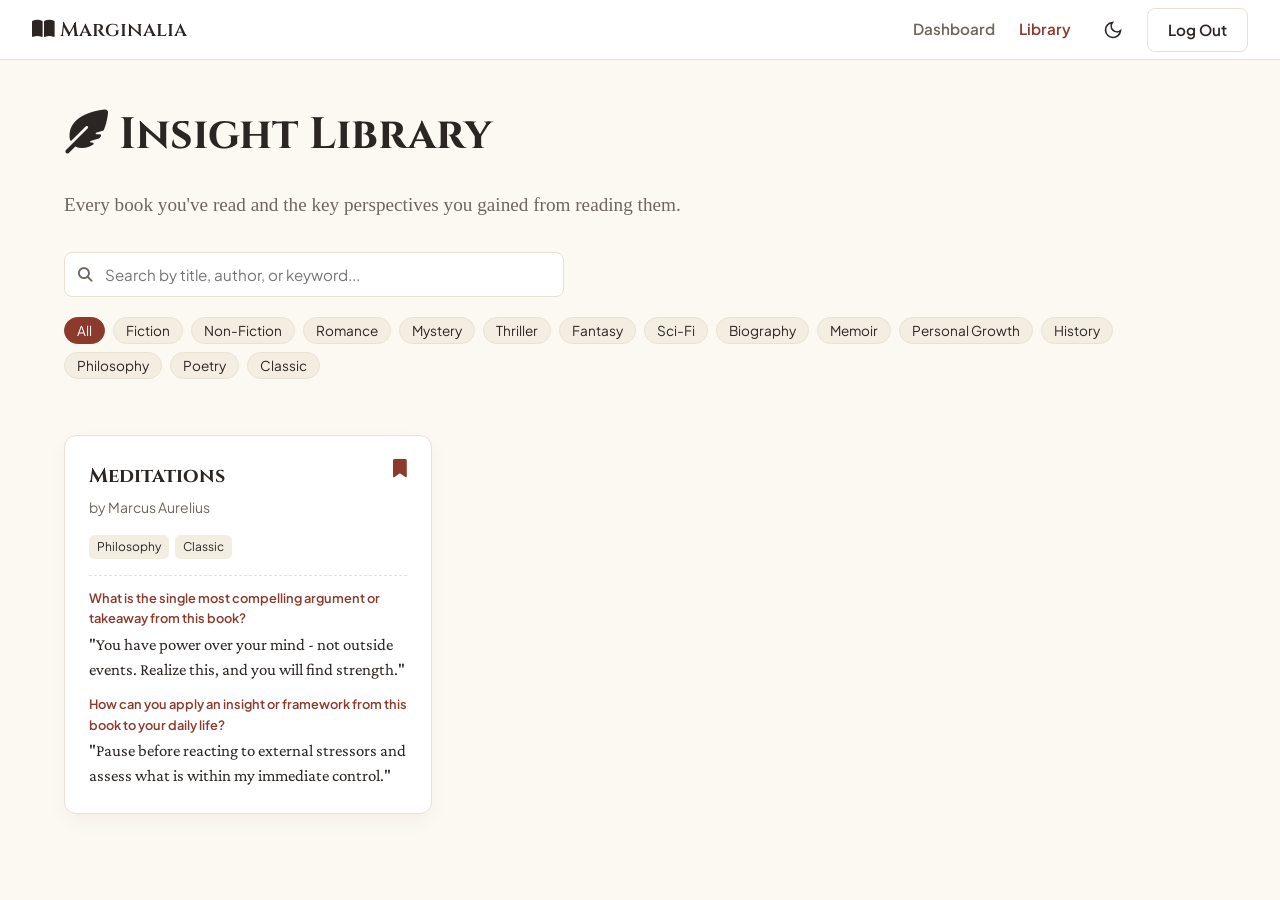
<file: library/index.html>
<!doctype html>
<html lang="en">

<head>
    <meta charset="utf-8" />
    <meta name="viewport" content="width=device-width, initial-scale=1.0" />
    <title>Insight Library | Marginalia</title>
    <meta name="description" content="Your complete collection of book reflections and insights.">

    <!-- Tab Favicon -->
    <link rel="icon" type="image/svg+xml" href="data:image/svg+xml,<svg xmlns='http://www.w3.org/2000/svg' viewBox='0 0 24 24'><path fill='%238c3a2b' d='M21 5c-1.11-.35-2.33-.5-3.5-.5-1.95 0-4.05.4-5.5 1.5-1.45-1.1-3.55-1.5-5.5-1.5S2.45 4.9 1 6v14.65c0 .25.25.5.5.5.1 0 .15-.05.25-.05C3.1 20.45 5.05 20 6.5 20c1.95 0 4.05.4 5.5 1.5 1.35-.85 3.1-1.3 4.85-1.4 1.25-.07 2.45.1 3.55.55.1.05.2.05.3.05.25 0 .5-.25.5-.5V6c-.6-.4-1.25-.75-2-1zm0 13.5c-1.1-.35-2.3-.5-3.5-.5-1.7 0-4.15.65-5.5 1.5V8c1.35-.85 3.8-1.5 5.5-1.5 1.2 0 2.4.15 3.5.5v11.5z'/></svg>">

    <!-- Icons & Theme -->
    <link rel="stylesheet" href="https://cdnjs.cloudflare.com/ajax/libs/font-awesome/6.4.0/css/all.min.css">
    <script>
        (function() {
            const savedTheme = localStorage.getItem('theme');
            if (savedTheme === 'dark') {
                document.documentElement.setAttribute('data-theme', 'dark');
            }
        })();
    </script>
    <script defer src="../js/theme.js"></script>

    <!-- Stylesheets -->
    <link rel="stylesheet" href="../styles.css">
    <link rel="stylesheet" href="../dashboard/styles.css">
    <link rel="stylesheet" href="./styles.css">
</head>

<body class="library-body">

    <!-- Top Header -->
    <header class="dashboard-header">
        <div class="brand">
            <i class="fas fa-book-open"></i> Marginalia
        </div>
        <nav class="nav-links">
            <a href="../dashboard/index.html">Dashboard</a>
            <a href="../library/index.html" class="active">Library</a>
            <label style="cursor:pointer; display:flex; align-items:center; margin-left:0.5rem;" title="Toggle Dark Mode">
                <input type="checkbox" id="dmToggle" class="dm-toggle" style="display:none">
                <svg viewBox="0 0 24 24" width="20" height="20" fill="none" class="dm-icon" stroke="currentColor" stroke-width="2"><path d="M21 12.79A9 9 0 1 1 11.21 3 7 7 0 0 0 21 12.79z"></path></svg>
            </label>
            <button id="logoutBtn" class="btn-outline">Log Out</button>
        </nav>
    </header>

    <main class="library-container">
        <section class="library-hero">
            <h1><i class="fas fa-feather-pointed"></i> Insight Library</h1>
            <p class="lead">Every book you've read and the key perspectives you gained from reading them.</p>

            <div class="library-controls">
                <div class="search-wrapper">
                    <i class="fas fa-search search-icon"></i>
                    <input type="text" id="librarySearch" placeholder="Search by title, author, or keyword..." />
                </div>

                <div class="tag-filter-bar" id="libraryTagFilters">
                    <button class="tag-chip active" data-tag="all">All</button>
                    <button class="tag-chip" data-tag="Fiction">Fiction</button>
                    <button class="tag-chip" data-tag="Non-Fiction">Non-Fiction</button>
                    <button class="tag-chip" data-tag="Romance">Romance</button>
                    <button class="tag-chip" data-tag="Mystery">Mystery</button>
                    <button class="tag-chip" data-tag="Thriller">Thriller</button>
                    <button class="tag-chip" data-tag="Fantasy">Fantasy</button>
                    <button class="tag-chip" data-tag="Sci-Fi">Sci-Fi</button>
                    <button class="tag-chip" data-tag="Biography">Biography</button>
                    <button class="tag-chip" data-tag="Memoir">Memoir</button>
                    <button class="tag-chip" data-tag="Personal Growth">Personal Growth</button>
                    <button class="tag-chip" data-tag="History">History</button>
                    <button class="tag-chip" data-tag="Philosophy">Philosophy</button>
                    <button class="tag-chip" data-tag="Poetry">Poetry</button>
                    <button class="tag-chip" data-tag="Classic">Classic</button>
                </div>
            </div>
        </section>

        <section id="libraryGrid" class="library-grid">
            <!-- Cards rendered here -->
        </section>
    </main>

    <script src="./script.js"></script>
</body>

</html>
</file>
<file: styles.css>
@import url('https://fonts.googleapis.com/css2?family=Cinzel:wght@500;700&family=Crimson+Pro:ital,wght@0,400;0,600;1,400&family=Plus+Jakarta+Sans:wght@400;500;600&display=swap');

:root {
    --font-heading: 'Cinzel', 'Georgia', serif;
    --font-body: 'Crimson Pro', 'Garamond', 'Georgia', serif;
    --font-ui: 'Plus Jakarta Sans', system-ui, sans-serif;

    --bg-main: #fcf9f2;
    --bg-card: #ffffff;
    --text-main: #2b2623;
    --text-muted: #6e675f;
    --border-color: #e8e2d5;

    --accent-primary: #8c3a2b;
    --accent-hover: #6f2d21;
    --accent-subtle: #f4ede2;
}

* {
    box-sizing: border-box;
}

body {
    background-color: var(--bg-main);
    color: var(--text-main);
    font-famiily: var(--font-body);
    font-size: 1.15rem;
    line-height: 1.6;
    margin: 0;
    min-height: 100vh;
}

h1, h2, h3 {
    font-family: var(--font-heading);
    color: var(--text-main);
    margin-top: 0;
}

button, input, label, .btn, .btn-outline, .helper {
    font-family: var(--font-ui);
}

/*Base Header*/
header {
    display: flex;
    justify-content: space-between;
    align-items: center;
    Padding: 1.25rem 2rem;
    border-bottom: 1px solid var(--border-color);
    background: var(--bg-card);
    font-family: var(--font-heading);
    font-size: 1.25rem;
    font-weight: 600;
}

/*landing page layout*/
main {
    max-width: 1100px;
    margin: 0 auto;
    padding: 3rem 1.5rem;
}

.hero {
    text-align: center;
    padding: 3rem 1rem;
    max-width: 750px;
    margin: 0 auto 3rem;
}

.hero h1 {
    font-size: clamp(2.5rem, 6vw, 3.75rem);
    line-height: 1.15;
    margin-bottom: 1rem;
}

.hero .lead {
    font-size: 1.35rem;
    color: var(--text-muted);
    margin-bottom: 2rem;
}

.cta-group {
    display: flex;
    justify-content: center;
    gap: 1rem;
}

/*feature grid*/
.features-grid {
    display: grid;
    grid-template-columns: repeat(auto-fit, minmax(280px, 1fr));
    gap: 1.75rem;
    margin-top: 2rem;
}

.feature-card {
    background: var(--bg-card);
    border: 1px solid var(--border-color);
    border-radius: 0.75rem;
    padding: 2rem;
    box-shadow: 0 0.5rem 1.5rem rgba(43, 38, 35, 0.04);
    transition: transform 150ms ease, box-shadow 150ms ease;
}

.feature-card:hover {
    transform: translateY(-2px);
    box-shadow: 0 0.75rem 2rem rgba(43, 38, 35, 0.08);
}

.feature-icon {
    font-size: 1.75rem;
    color: var(--accent-primary);
    margin-bottom: 1rem;
}

/*buttons!*/
.btn, .btn-outline {
    display: inline-flex;
    align-items: center;
    justify-content: center;
    min-height: 2.75rem;
    padding: 0.6rem 1.25rem;
    border-radius: 0.5rem;
    font-size: 0.95rem;
    font-weight: 600;
    cursor: pointer;
    transition: background-color 150ms ease, border-color 150ms ease, color 150ms ease;
}

.btn.primary {
    background: var(--accent-primary);
    color: #ffffff;
    border: none;
}

.btn.primary:hover {
    background: var(--accent-hover);
}

.btn-outline {
    background: transparent;
    color: var(--text-main);
    border: 1px solid var(--border-color);
}

.btn-outline:hover {
    background: var(--accent-subtle);
    border-color: var(--border-color);
}

[data-theme="dark"] {
    --bg-main: #1a1715;
    --bg-card: #24201d;
    --text-main: #f0eae1;
    --text-muted: #a39b91;
    --border-color: #3b3530;
    --accent-subtle: #2d2621;
}
</file>
<file: dashboard/styles.css>
.dashboard-body {
    height: 100vh;
    display: flex;
    flex-direction: column;
    overflow: hidden;
}

.dashboard-header {
    height: 60px;
    padding: 0 2rem;
    display: flex;
    justify-content: space-between;
    align-items: center;
    Background: var(--bg-card);
    border-bottom: 1px solid var(--border-color);
}

.nav-links {
    display: flex;
    align-items: center;
    gap: 1.5rem;
}

.nav-links a {
    text-decoration: none;
    color: var(--text-muted);
    font-family: var(--font-ui);
    font-size: 0.95rem;
}

.nav-links a.active {
    color: var(--accent-primary);
    font-weight: 600;
}

.dashboard-grid {
    flex: 1;
    display: grid;
    grid-template-columns: 1fr 1fr;
    gap: 1.5rem;
    padding: 1.5rem;
    overflow: hidden;
}

.left-column {
    display: grid;
    grid-template-rows: 1fr 2fr;
    gap: 1.5rem;
    height: 100%;
}

/*sections*/
.card {
    background: var(--bg-card);
    border: 1px solid var(--border-color);
    border-radius: 0.75rem;
    padding: 1.25rem;
    display: flex;
    flex-direction: column;
    overflow: hidden;
}

.section-header {
    display: flex;
    justify-content: space-between;
    align-items: center;
    margin-bottom: 1rem;
}

.section-header h2, .status-section h2 {
    font-size: 1.25rem;
    margin: 0;
}

/*reading list*/
.reading-list-section {
    height: 100%;
}

.tag-filter-bar {
    display: flex;
    gap: 0.5rem;
    margin-bottom: 1rem;
    flex-wrap: wrap;
}

.tag-chip {
    background: var(--accent-subtle);
    color: var(--text-main);
    border: 1px solid var(--border-color);
    padding: 0.25rem 0.75rem;
    border-radius: 1rem;
    font-size: 0.85rem;
    cursor: pointer;
}

.tag-chip.active {
    background: var(--accent-primary);
    color: #ffffff;
    border-color: var(--accent-primary);
}

.reading-list-container, .status-container, .bookshelf-grid {
    flex: 1;
    overflow-y: auto;
    display: flex;
    flex-direction: column;
    gap: 0.75rem;
}

.empty-state {
    color: var(--text-muted);
    font-style: italic;
    font-size: 0.95rem;
    text-align: center;
    margin: auto 0;
}

.modal-backdrop {
    position: fixed;
    inset: 0;
    background: rgba(43, 38, 35, 0.4);
    display: flex;
    align-items: center;
    z-index: 100;
}

.modal-card {
    width: min(100%, 32rem);
    background: var(--bg-card);
}

.modal-actions {
    display: flex;
    justify-content: flex-end;
    gap: 1rem;
    margin-top: 1.5rem;
}
</file>
<file: library/styles.css>
.library-body {
    min-height: 100vh;
    display: flex;
    flex-direction: column;
    background-color: var(--bg-main);
}

.library-container {
    max-width: 1200px;
    width: 100%;
    margin: 0 auto;
    padding: 2.5rem 1.5rem;
    flex: 1;
}

.library-hero {
    margin-bottom: 2.5rem;
}

.library-hero h1 {
    font-size: clamp(2rem, 5vw, 2.75rem);
    margin-bottom: 0.5rem;
}

.library-hero .lead {
    color: var(--text-muted);
    font-size: 1.2rem;
    margin-bottom: 2rem;
}

.library-controls {
    display: flex;
    flex-direction: column;
    gap: 1.25rem;
}

.search-wrapper {
    position: relative;
    max-width: 500px;
    width: 100%;
}

.search-wrapper input {
    width: 100%;
    padding: 0.75rem 1rem 0.75rem 2.5rem;
    border: 1px solid var(--border-color);
    border-radius: 0.5rem;
    background: var(--bg-card);
    color: var(--text-main);
    font-family: var(--font-ui);
    font-size: 0.95rem;
    outline: none;
    transition: border-color 150ms ease;
}

.search-wrapper input:focus {
    border-color: var(--accent-primary);
}

.search-icon {
    position: absolute;
    left: 0.9rem;
    top: 50%;
    transform: translateY(-50%);
    color: var(--text-muted);
    font-size: 0.9rem;
}

.library-grid {
    display: grid;
    grid-template-columns: repeat(auto-fill, minmax(340px, 1fr));
    gap: 1.5rem;
}

.insight-card {
    background: var(--bg-card);
    border: 1px solid var(--border-color);
    border-radius: 0.75rem;
    padding: 1.5rem;
    display: flex;
    flex-direction: column;
    gap: 1rem;
    box-shadow: 0 0.5rem 1.25rem rgba(43, 38, 35, 0.04);
}

.insight-card-header {
    display: flex;
    justify-content: space-between;
    align-items: flex-start;
    gap: 0.75rem;
}

.insight-card-header h3 {
    font-size: 1.25rem;
    margin: 0 0 0.25rem 0;
}

.insight-author {
    color: var(--text-muted);
    font-family: var(--font-ui);
    font-size: 0.875rem;
}

.favorite-badge {
    color: var(--accent-primary);
}

.insight-tags {
    display: flex;
    gap: 0.4rem;
    flex-wrap: wrap;
}

.insight-tag {
    background: var(--accent-subtle);
    color: var(--text-main);
    padding: 0.15rem 0.5rem;
    border-radius: 0.35rem;
    font-family: var(--font-ui);
    font-size: 0.75rem;
}

.reflection-block {
    border-top: 1px dashed var(--border-color);
    padding-top: 0.75rem;
    display: flex;
    flex-direction: column;
    gap: 0.75rem;
}

.reflection-qa label {
    display: block;
    font-family: var(--font-ui);
    font-size: 0.8rem;
    font-weight: 600;
    color: var(--accent-primary);
    margin-bottom: 0.2rem;
}

.reflection-qa p {
    margin: 0;
    font-family: var(--font-body);
    font-size: 1.05rem;
    line-height: 1.5;
}
</file>
